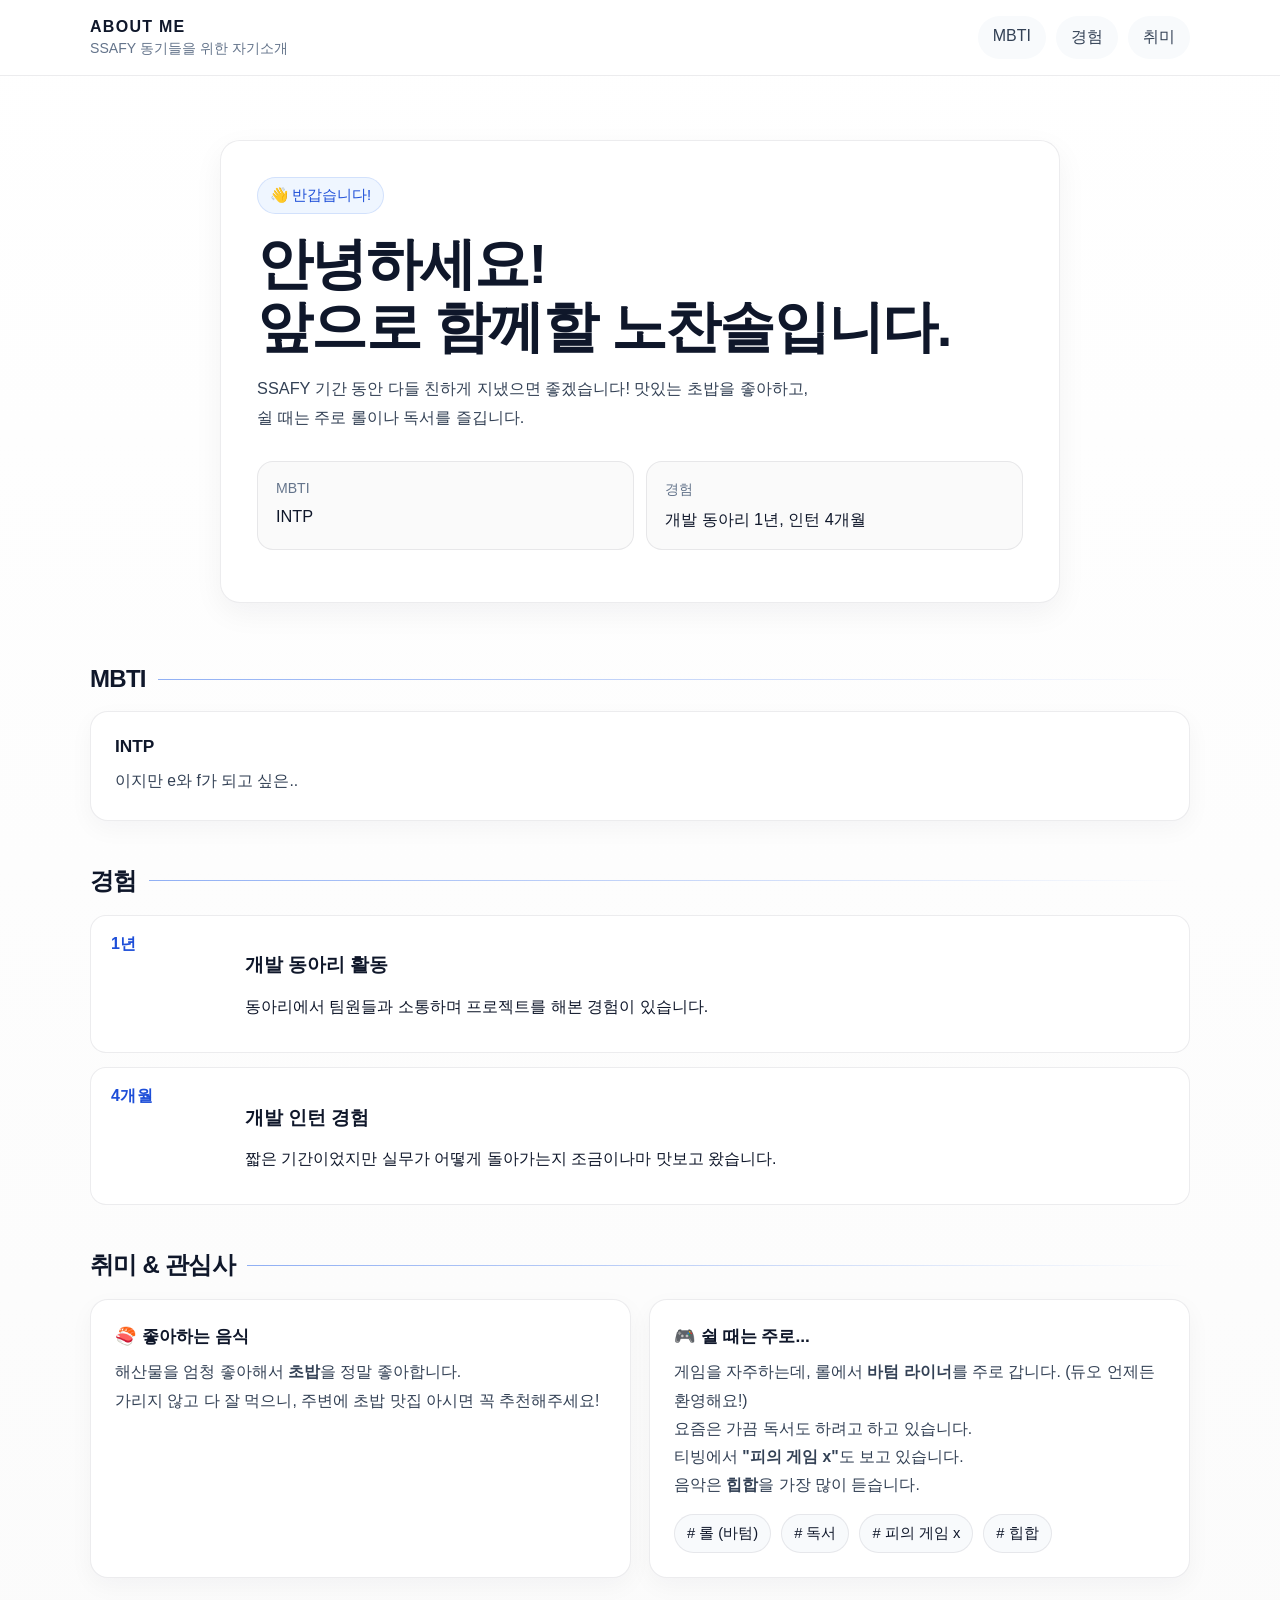
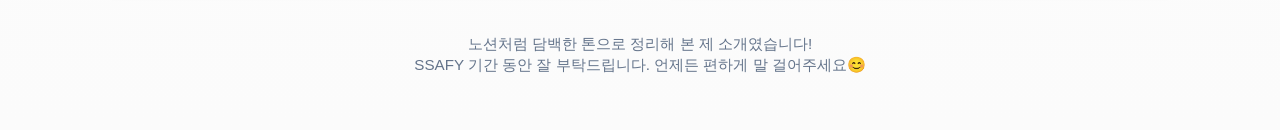
<file: introduce/index.html>
<!DOCTYPE html>
<html lang="ko">
<head>
  <meta charset="UTF-8">
  <meta name="viewport" content="width=device-width, initial-scale=1.0">
  <title>자기소개</title>
  <style>
    :root {
      --bg: #ffffff;
      --bg-soft: #fafafa;
      --card: #ffffff;
      --line: rgba(15, 23, 42, 0.08);
      --text: #0f172a;
      --muted: #64748b;
      --accent: #2563eb;
      --accent-2: #0f766e;
      --shadow: 0 10px 30px rgba(15, 23, 42, 0.05);
    }

    * {
      box-sizing: border-box;
    }

    html {
      scroll-behavior: smooth;
    }

    body {
      margin: 0;
      font-family: -apple-system, BlinkMacSystemFont, "Segoe UI", Roboto, "Noto Sans KR", sans-serif;
      color: var(--text);
      background: linear-gradient(180deg, #ffffff 0%, #fbfbfb 100%);
      min-height: 100vh;
    }

    a {
      color: inherit;
      text-decoration: none;
    }

    .wrap {
      width: min(1100px, calc(100% - 32px));
      margin: 0 auto;
    }

    .topbar {
      position: sticky;
      top: 0;
      z-index: 10;
      backdrop-filter: blur(16px);
      background: rgba(255, 255, 255, 0.92);
      border-bottom: 1px solid var(--line);
    }

    .topbar-inner {
      display: flex;
      align-items: center;
      justify-content: space-between;
      gap: 16px;
      padding: 16px 0;
    }

    .brand {
      display: flex;
      flex-direction: column;
      gap: 3px;
    }

    .brand strong {
      font-size: 1rem;
      letter-spacing: 0.08em;
      text-transform: uppercase;
    }

    .brand span {
      font-size: 0.88rem;
      color: var(--muted);
    }

    .nav {
      display: flex;
      flex-wrap: wrap;
      gap: 10px;
      justify-content: flex-end;
    }

    .nav a {
      padding: 10px 14px;
      border: 1px solid transparent;
      border-radius: 999px;
      color: #334155;
      transition: 0.2s ease;
      background: #f8fafc;
    }

    .nav a:hover {
      border-color: rgba(37, 99, 235, 0.18);
      color: #0f172a;
      transform: translateY(-1px);
    }

    .hero {
      padding: 64px 0 40px;
    }

    .hero-grid {
      display: grid;
      grid-template-columns: 1.2fr 0.8fr;
      gap: 24px;
      align-items: stretch;
    }

    /* 가운데 정렬을 위한 스타일 추가 */
    .hero-grid.full-width {
      grid-template-columns: 1fr;
      max-width: 840px;
      margin: 0 auto;
    }

    .panel {
      position: relative;
      overflow: hidden;
      border: 1px solid var(--line);
      border-radius: 20px;
      background: var(--card);
      box-shadow: var(--shadow);
      backdrop-filter: blur(18px);
    }

    .hero-copy {
      padding: 36px;
    }

    .eyebrow {
      display: inline-flex;
      align-items: center;
      gap: 8px;
      padding: 8px 12px;
      border-radius: 999px;
      background: #eff6ff;
      color: #1d4ed8;
      font-size: 0.92rem;
      border: 1px solid rgba(37, 99, 235, 0.14);
    }

    h1 {
      margin: 18px 0 16px;
      font-size: clamp(2.2rem, 4.4vw, 4rem);
      line-height: 1.12;
      letter-spacing: -0.03em;
    }

    .lead {
      margin: 0;
      font-size: 1.02rem;
      line-height: 1.8;
      color: #334155;
      max-width: 62ch;
    }

    .hero-meta {
      display: grid;
      gap: 12px;
      margin-top: 28px;
      grid-template-columns: repeat(2, minmax(0, 1fr));
    }

    .meta-card {
      padding: 18px;
      border-radius: 16px;
      background: var(--bg-soft);
      border: 1px solid var(--line);
    }

    .meta-card dt {
      font-size: 0.88rem;
      color: var(--muted);
      margin-bottom: 8px;
    }

    .meta-card dd {
      margin: 0;
      font-size: 1.02rem;
      line-height: 1.5;
    }

    section {
      padding: 22px 0;
      scroll-margin-top: 92px;
    }

    .section-title {
      display: flex;
      align-items: center;
      gap: 12px;
      margin-bottom: 18px;
    }

    .section-title h2 {
      margin: 0;
      font-size: 1.5rem;
      letter-spacing: -0.03em;
    }

    .section-title span {
      height: 1px;
      flex: 1;
      background: linear-gradient(90deg, rgba(37, 99, 235, 0.5), transparent);
    }

    .grid-2 {
      display: grid;
      grid-template-columns: repeat(2, minmax(0, 1fr));
      gap: 18px;
    }

    .card {
      padding: 24px;
      border-radius: 18px;
      background: #ffffff;
      border: 1px solid var(--line);
      box-shadow: 0 8px 24px rgba(15, 23, 42, 0.04);
    }

    .card h3 {
      margin: 0 0 10px;
      font-size: 1.08rem;
    }

    .card p,
    .card li {
      color: #334155;
      line-height: 1.8;
      margin: 0;
      font-size: 0.98rem;
    }

    .timeline {
      display: grid;
      gap: 14px;
    }

    .timeline-item {
      display: grid;
      grid-template-columns: 120px 1fr;
      gap: 14px;
      align-items: start;
      padding: 18px 20px;
      border-radius: 16px;
      background: #ffffff;
      border: 1px solid var(--line);
    }

    .timeline-item .year {
      color: #1d4ed8;
      font-weight: 800;
      letter-spacing: 0.02em;
    }

    .chips {
      display: flex;
      flex-wrap: wrap;
      gap: 10px;
      margin-top: 14px;
    }

    .chip {
      padding: 9px 12px;
      border-radius: 999px;
      background: #f8fafc;
      border: 1px solid var(--line);
      color: #0f172a;
      font-size: 0.92rem;
    }

    .footer {
      padding: 34px 0 54px;
      color: var(--muted);
      text-align: center;
      font-size: 0.95rem;
    }

    @media (max-width: 860px) {
      .hero-grid,
      .grid-2 {
        grid-template-columns: 1fr;
      }

      .topbar-inner {
        display: grid;
      }

      .nav {
        justify-content: flex-start;
      }

      .hero {
        padding-top: 46px;
      }

      .hero-copy {
        padding: 24px;
      }

      .hero-meta {
        grid-template-columns: 1fr;
      }

      .timeline-item {
        grid-template-columns: 1fr;
      }
    }
  </style>
</head>
<body>
  <header class="topbar">
    <div class="wrap topbar-inner">
      <div class="brand">
        <strong>ABOUT ME</strong>
        <span>SSAFY 동기들을 위한 자기소개</span>
      </div>
      <nav class="nav" aria-label="페이지 섹션 이동">
        <a href="#mbti">MBTI</a>
        <a href="#experience">경험</a>
        <a href="#hobby">취미</a>
      </nav>
    </div>
  </header>

  <main>
    <section class="hero">
      <div class="wrap hero-grid full-width">
        <article class="panel hero-copy">
          <span class="eyebrow">👋 반갑습니다!</span>
          <h1>안녕하세요!<br>앞으로 함께할 <strong>노찬솔</strong>입니다.</h1>
          <p class="lead">
            SSAFY 기간 동안 다들 친하게 지냈으면 좋겠습니다! 맛있는 초밥을 좋아하고, 쉴 때는 주로 롤이나 독서를 즐깁니다.
          </p>

          <dl class="hero-meta">
            <div class="meta-card">
              <dt>MBTI</dt>
              <dd>INTP</dd>
            </div>
            <div class="meta-card">
              <dt>경험</dt>
              <dd>개발 동아리 1년, 인턴 4개월</dd>
            </div>
          </dl>
        </article>
      </div>
    </section>

    <section id="mbti">
      <div class="wrap">
        <div class="section-title">
          <h2>MBTI</h2>
          <span></span>
        </div>
        <div class="card">
          <h3>INTP</h3>
          <p>
            이지만 e와 f가 되고 싶은..
          </p>
        </div>
      </div>
    </section>

    <section id="experience">
      <div class="wrap">
        <div class="section-title">
          <h2>경험</h2>
          <span></span>
        </div>
        <div class="timeline">
          <article class="timeline-item">
            <div class="year">1년</div>
            <div>
              <h3>개발 동아리 활동</h3>
              <p>
                동아리에서 팀원들과 소통하며 프로젝트를 해본 경험이 있습니다.
              </p>
            </div>
          </article>
          <article class="timeline-item">
            <div class="year">4개월</div>
            <div>
              <h3>개발 인턴 경험</h3>
              <p>
                짧은 기간이었지만 실무가 어떻게 돌아가는지 조금이나마 맛보고 왔습니다.
              </p>
            </div>
          </article>
        </div>
      </div>
    </section>

    <section id="hobby">
      <div class="wrap">
        <div class="section-title">
          <h2>취미 & 관심사</h2>
          <span></span>
        </div>
        <div class="grid-2">
          <article class="card">
            <h3>🍣 좋아하는 음식</h3>
            <p>
              해산물을 엄청 좋아해서 <strong>초밥</strong>을 정말 좋아합니다.<br>
              가리지 않고 다 잘 먹으니, 주변에 초밥 맛집 아시면 꼭 추천해주세요!
            </p>
          </article>
          <article class="card">
            <h3>🎮 쉴 때는 주로...</h3>
            <p>
              게임을 자주하는데, 롤에서 <strong>바텀 라이너</strong>를 주로 갑니다. (듀오 언제든 환영해요!)<br>
              요즘은 가끔 독서도 하려고 하고 있습니다.<br>
              티빙에서 <strong>"피의 게임 x"</strong>도 보고 있습니다.<br>
              음악은 <strong>힙합</strong>을 가장 많이 듣습니다.
            </p>
            <div class="chips">
              <span class="chip"># 롤 (바텀)</span>
              <span class="chip"># 독서</span>
              <span class="chip"># 피의 게임 x</span>
              <span class="chip"># 힙합</span>
            </div>
          </article>
        </div>
      </div>
    </section>

    <div class="wrap footer">
      노션처럼 담백한 톤으로 정리해 본 제 소개였습니다!<br>
      SSAFY 기간 동안 잘 부탁드립니다. 언제든 편하게 말 걸어주세요😊
    </div>
  </main>
</body>
</html>
</file>
